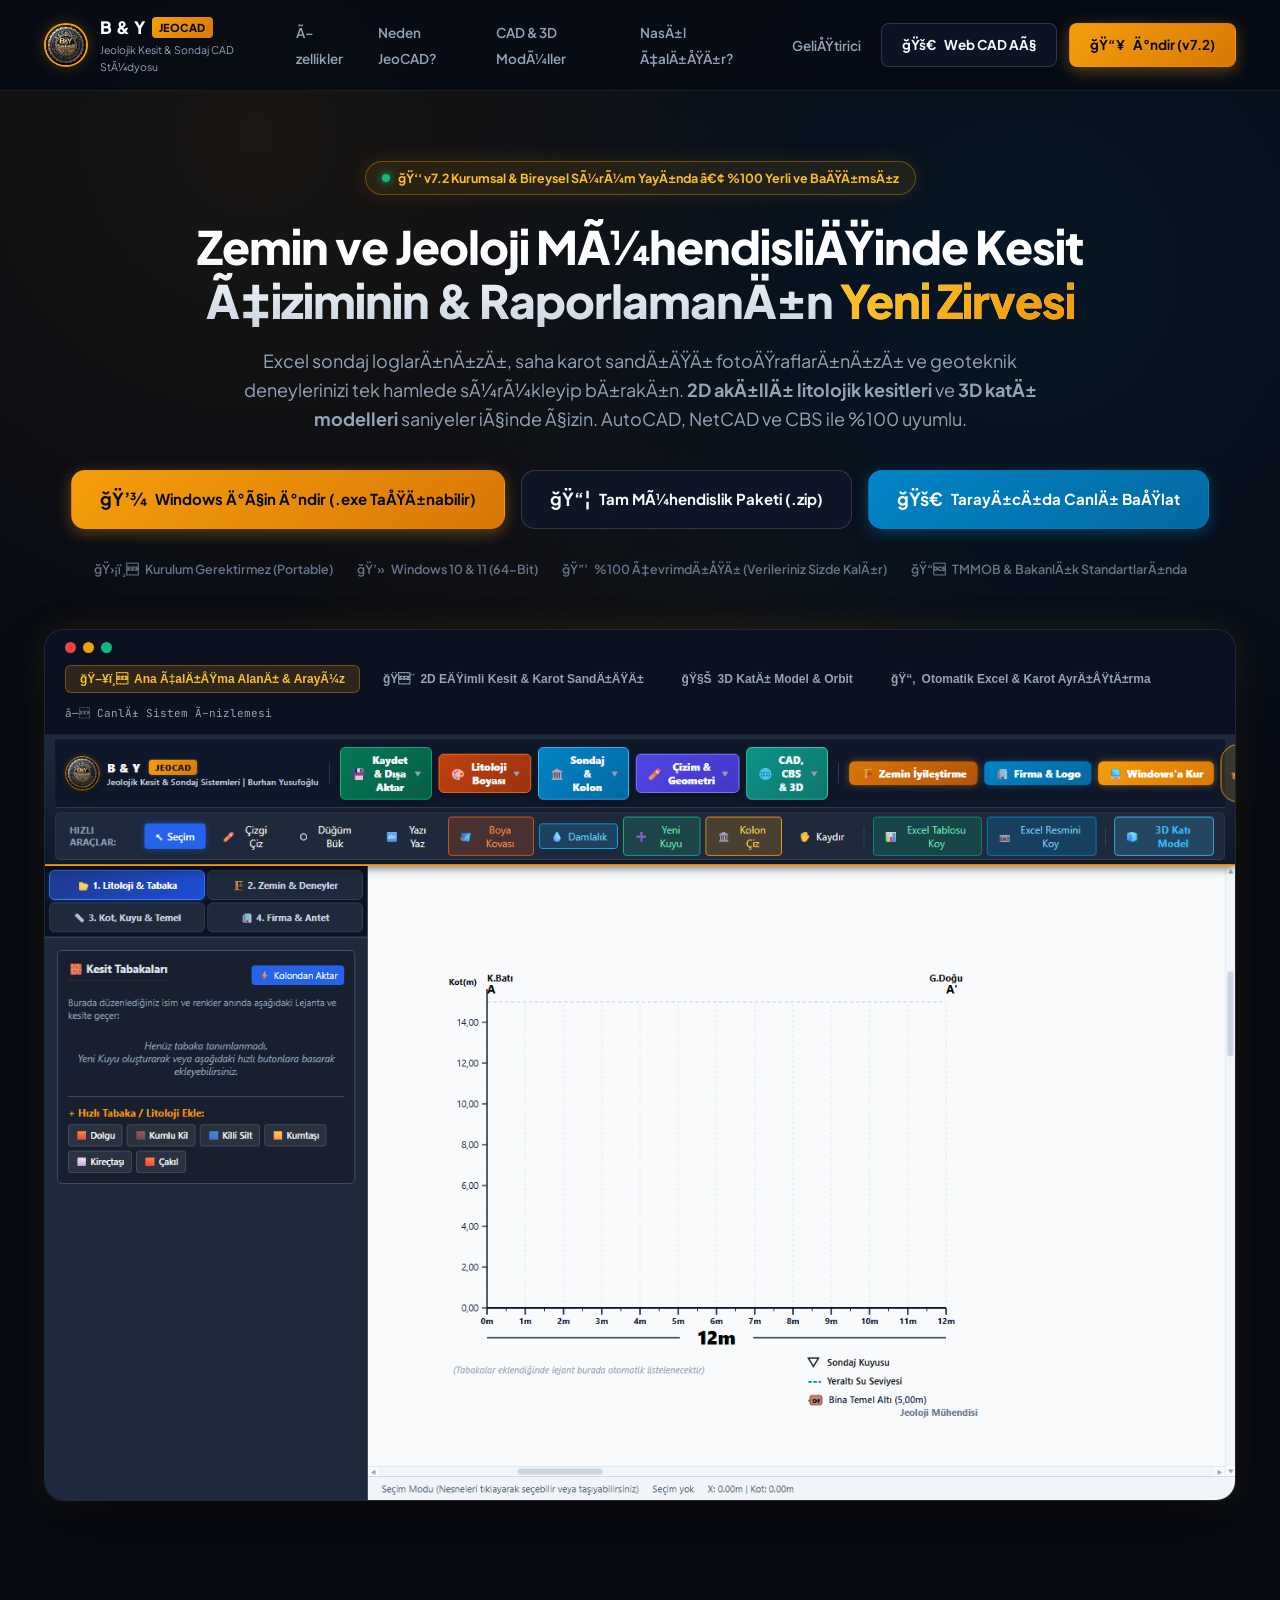
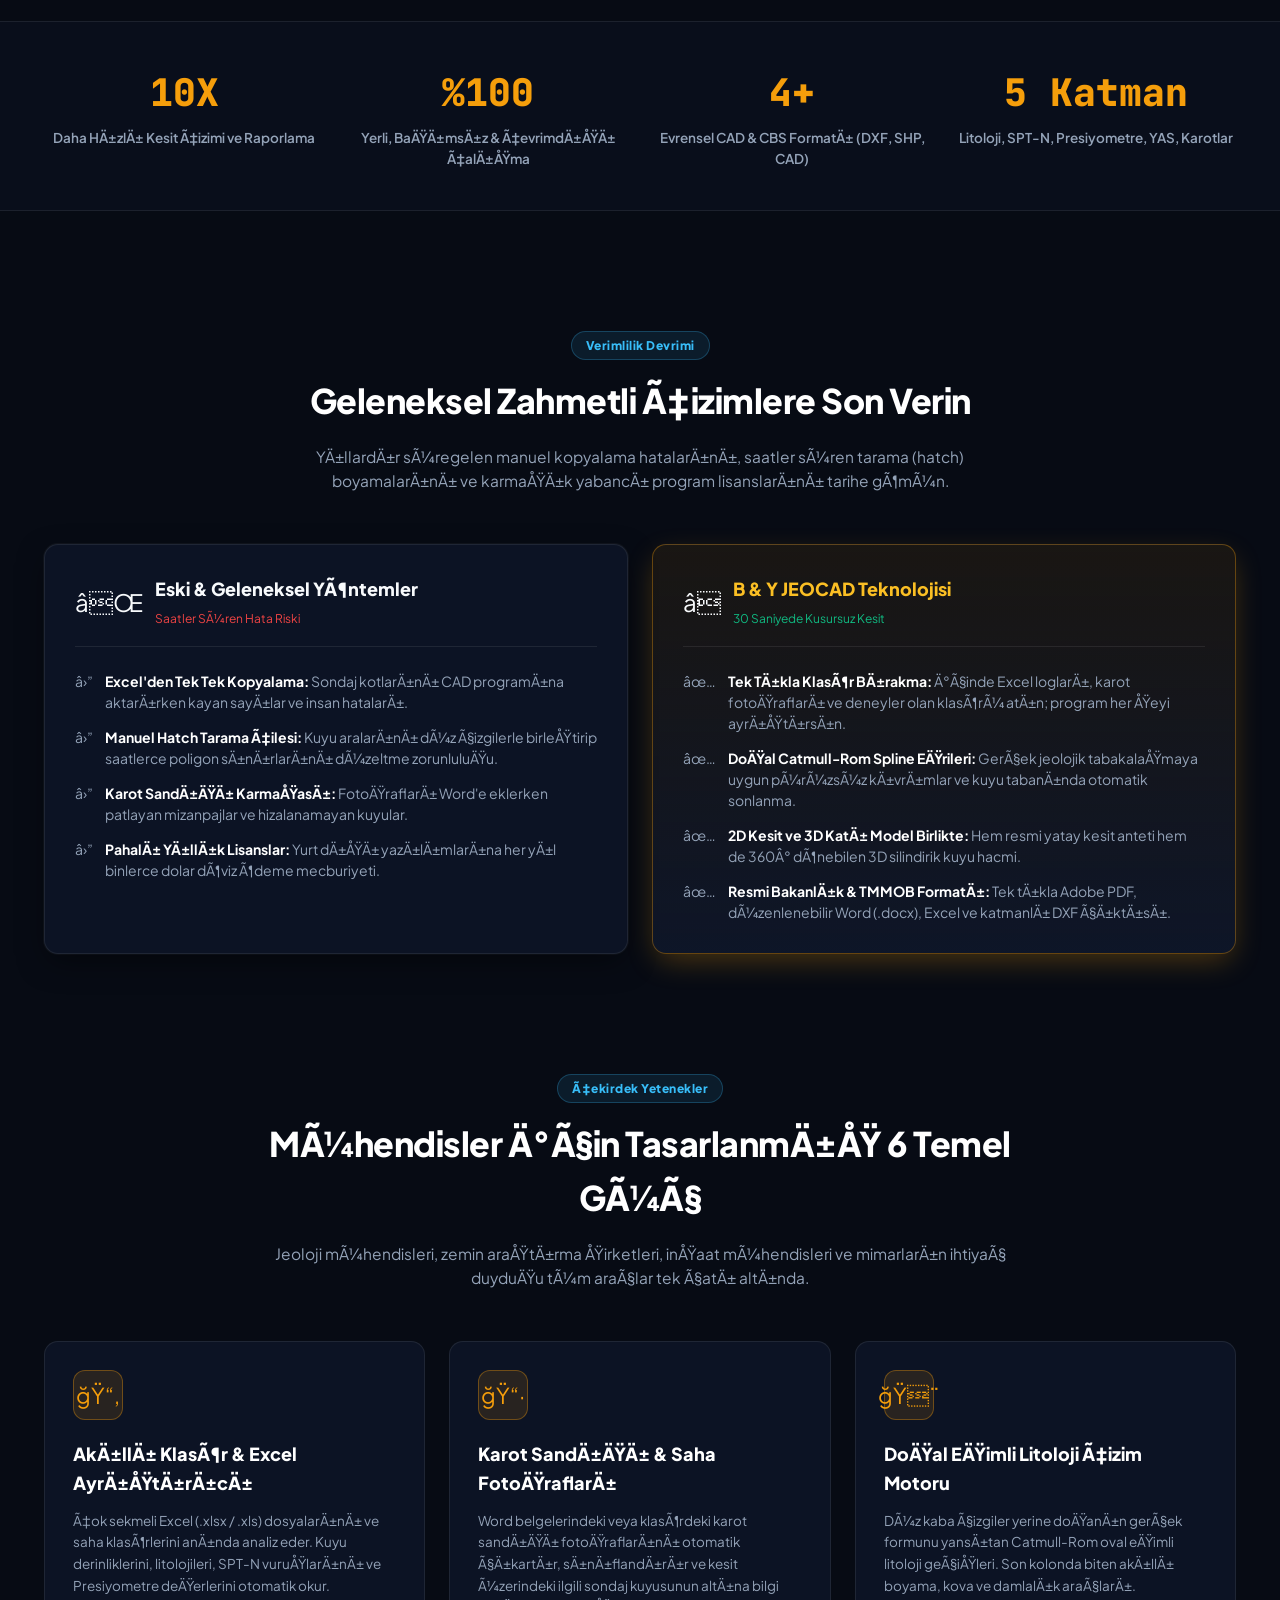
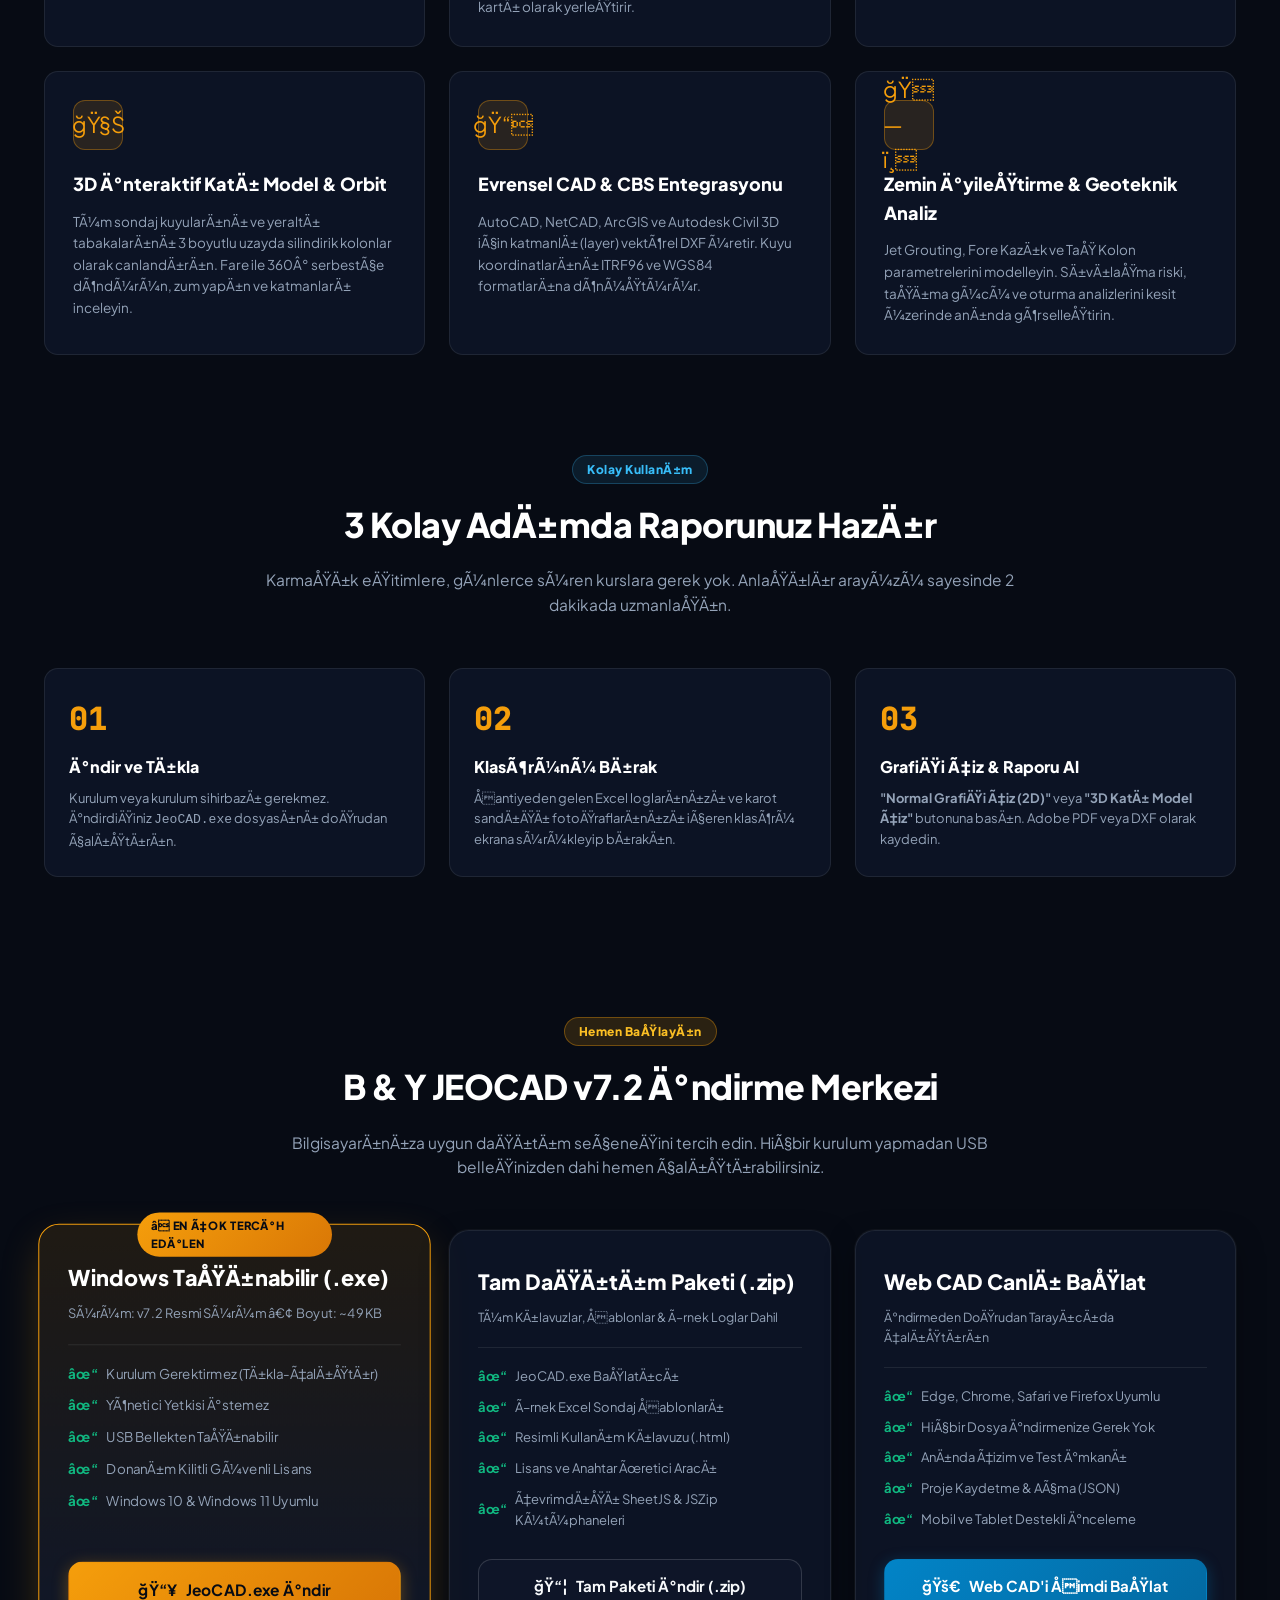
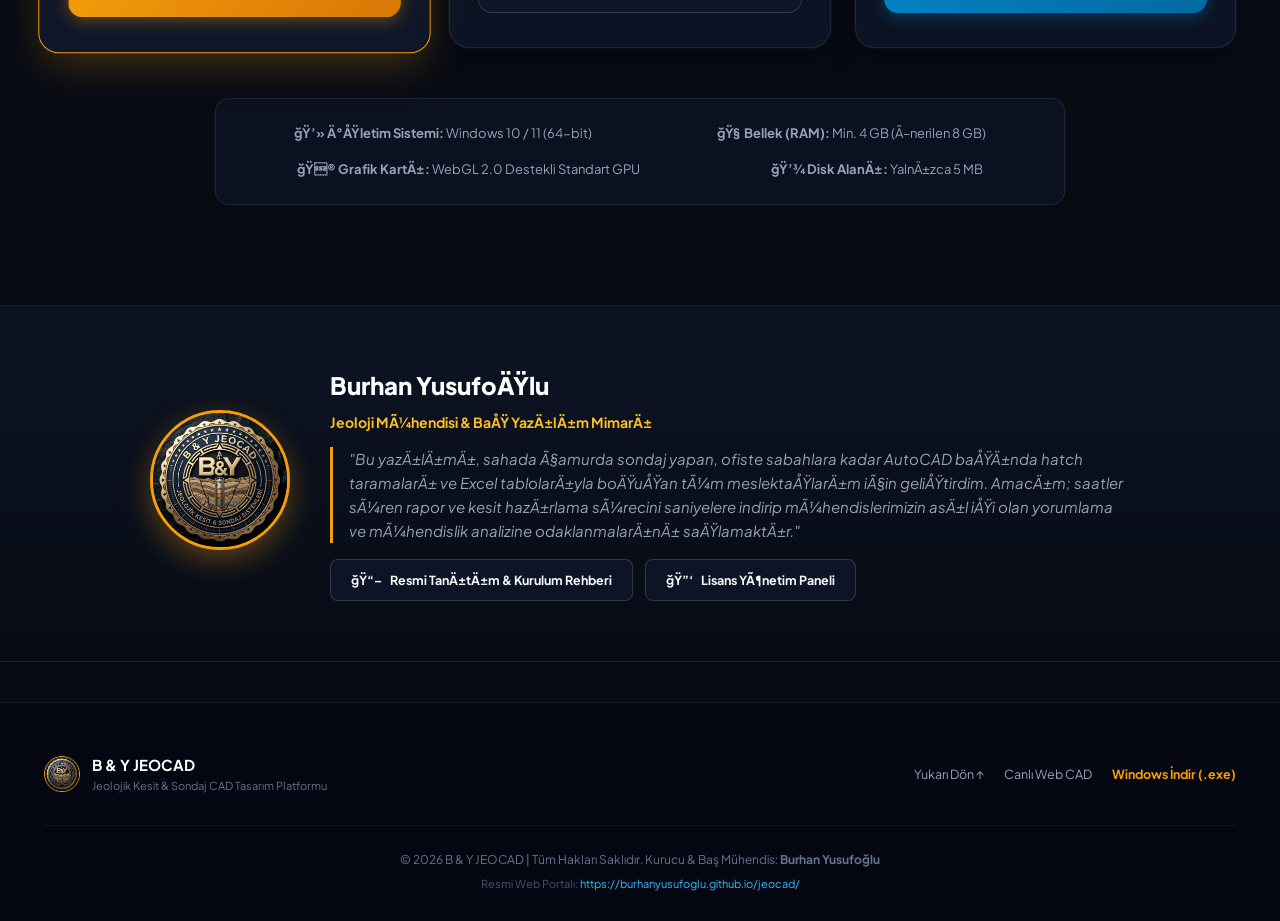
<file: GITHUB_A_YUKLENECEK_DOSYALAR/index.html>
<!DOCTYPE html>
<html lang="tr">
<head>
    <meta charset="UTF-8">
    <meta name="viewport" content="width=device-width, initial-scale=1.0">
    <title>B & Y JEOCAD | Yeni Nesil Jeolojik Kesit, Sondaj Kolon & 3D CAD Platformu</title>
    <!-- SEO, Google ve Sosyal Medya Paylaşım Kartları -->
    <link rel="canonical" href="https://burhanyusufoglu.github.io/jeocad/">
    <meta name="keywords" content="jeocad, b ve y jeocad, jeoloji mühendisliği, zemin kesiti, sondaj logu, sondaj kolonu, geoteknik cad, autocad kesit, netcad kesit, burhan yusufoğlu">
    <meta name="author" content="Burhan Yusufoğlu">
    <meta name="robots" content="index, follow">
    <meta property="og:title" content="B & Y JEOCAD | Yeni Nesil Jeolojik Kesit & Sondaj CAD Platformu">
    <meta property="og:description" content="Excel sondaj loglarınızı ve karot fotoğraflarınızı tek hamlede 2D litolojik kesitlere ve 3D katı modellere dönüştürün.">
    <meta property="og:url" content="https://burhanyusufoglu.github.io/jeocad/">
    <meta property="og:image" content="https://burhanyusufoglu.github.io/jeocad/logo.png">
    <meta property="og:type" content="website">
    <meta name="description" content="Jeoloji, Geoteknik ve İnşaat Mühendisleri için tek tıkla Excel ve karot fotoğraflarından 2D akıllı litolojik kesitler ve 3D katı modeller üreten milli CAD yazılımı. AutoCAD ve NetCAD tam uyumlu.">
    <link rel="icon" type="image/png" href="logo.png">
    
    <!-- Google Fonts -->
    <link rel="preconnect" href="https://fonts.googleapis.com">
    <link rel="preconnect" href="https://fonts.gstatic.com" crossorigin>
    <link href="https://fonts.googleapis.com/css2?family=Plus+Jakarta+Sans:wght@300;400;500;600;700;800;900&family=JetBrains+Mono:wght@400;600;700&display=swap" rel="stylesheet">

    <style>
        :root {
            --bg-primary: #070b14;
            --bg-secondary: #0f172a;
            --bg-card: rgba(15, 23, 42, 0.75);
            --bg-card-hover: rgba(30, 41, 59, 0.85);
            --gold: #f59e0b;
            --gold-light: #fbbf24;
            --gold-glow: rgba(245, 158, 11, 0.25);
            --cyan: #38bdf8;
            --blue: #0284c7;
            --text-main: #f8fafc;
            --text-muted: #94a3b8;
            --text-dim: #64748b;
            --border-subtle: rgba(255, 255, 255, 0.08);
            --border-gold: rgba(245, 158, 11, 0.35);
            --radius-sm: 8px;
            --radius-md: 14px;
            --radius-lg: 20px;
            --radius-full: 9999px;
            --shadow-card: 0 10px 30px -5px rgba(0, 0, 0, 0.5), 0 0 1px 1px rgba(255, 255, 255, 0.05);
            --shadow-gold: 0 10px 30px -5px rgba(245, 158, 11, 0.3);
            --font-main: 'Plus Jakarta Sans', -apple-system, BlinkMacSystemFont, sans-serif;
            --font-mono: 'JetBrains Mono', monospace;
        }

        * {
            margin: 0;
            padding: 0;
            box-sizing: border-box;
            scroll-behavior: smooth;
        }

        body {
            font-family: var(--font-main);
            background-color: var(--bg-primary);
            color: var(--text-main);
            line-height: 1.6;
            overflow-x: hidden;
            background-image: 
                radial-gradient(circle at 20% 15%, rgba(245, 158, 11, 0.08) 0%, transparent 45%),
                radial-gradient(circle at 80% 30%, rgba(2, 132, 199, 0.09) 0%, transparent 50%),
                radial-gradient(circle at 50% 80%, rgba(245, 158, 11, 0.05) 0%, transparent 40%);
            background-attachment: fixed;
        }

        /* Container */
        .container {
            max-width: 1240px;
            margin: 0 auto;
            padding: 0 24px;
        }

        /* Header / Sticky Navigation */
        .navbar {
            position: sticky;
            top: 0;
            z-index: 1000;
            background: rgba(7, 11, 20, 0.85);
            backdrop-filter: blur(16px);
            -webkit-backdrop-filter: blur(16px);
            border-bottom: 1px solid var(--border-subtle);
            padding: 14px 0;
            transition: all 0.3s ease;
        }

        .nav-inner {
            display: flex;
            align-items: center;
            justify-content: space-between;
            gap: 20px;
        }

        .brand-logo-group {
            display: flex;
            align-items: center;
            gap: 12px;
            text-decoration: none;
        }

        .brand-logo-img {
            width: 44px;
            height: 44px;
            border-radius: 50%;
            object-fit: cover;
            border: 2px solid var(--gold);
            box-shadow: 0 0 15px var(--gold-glow);
            transition: transform 0.3s ease;
        }

        .brand-logo-group:hover .brand-logo-img {
            transform: rotate(10deg) scale(1.05);
        }

        .brand-title-wrap h1 {
            font-size: 17px;
            font-weight: 900;
            letter-spacing: 0.5px;
            color: #fff;
            display: flex;
            align-items: center;
            gap: 6px;
        }

        .brand-badge {
            background: linear-gradient(135deg, var(--gold), #d97706);
            color: #070b14;
            font-size: 11px;
            font-weight: 800;
            padding: 2px 7px;
            border-radius: 4px;
            letter-spacing: 0.5px;
        }

        .brand-title-wrap p {
            font-size: 10.5px;
            color: var(--text-muted);
            margin-top: 1px;
        }

        .nav-links {
            display: flex;
            align-items: center;
            gap: 24px;
            list-style: none;
        }

        .nav-links a {
            color: var(--text-muted);
            text-decoration: none;
            font-size: 13.5px;
            font-weight: 600;
            transition: color 0.2s ease;
        }

        .nav-links a:hover {
            color: var(--gold);
        }

        .nav-actions {
            display: flex;
            align-items: center;
            gap: 12px;
        }

        /* Buttons */
        .btn {
            display: inline-flex;
            align-items: center;
            justify-content: center;
            gap: 8px;
            padding: 10px 20px;
            border-radius: var(--radius-sm);
            font-weight: 700;
            font-size: 13.5px;
            text-decoration: none;
            cursor: pointer;
            transition: all 0.25s cubic-bezier(0.16, 1, 0.3, 1);
            border: 1px solid transparent;
            white-space: nowrap;
        }

        .btn-gold {
            background: linear-gradient(135deg, #f59e0b, #d97706);
            color: #070b14;
            box-shadow: 0 4px 15px rgba(245, 158, 11, 0.35);
        }

        .btn-gold:hover {
            background: linear-gradient(135deg, #fbbf24, #f59e0b);
            box-shadow: 0 8px 25px rgba(245, 158, 11, 0.5);
            transform: translateY(-2px);
        }

        .btn-outline {
            background: rgba(15, 23, 42, 0.8);
            border-color: rgba(255, 255, 255, 0.15);
            color: var(--text-main);
        }

        .btn-outline:hover {
            border-color: var(--gold);
            color: var(--gold);
            background: rgba(30, 41, 59, 0.8);
            transform: translateY(-2px);
        }

        .btn-blue {
            background: linear-gradient(135deg, #0284c7, #0369a1);
            color: #fff;
            box-shadow: 0 4px 15px rgba(2, 132, 199, 0.35);
        }

        .btn-blue:hover {
            background: linear-gradient(135deg, #38bdf8, #0284c7);
            box-shadow: 0 8px 25px rgba(2, 132, 199, 0.5);
            transform: translateY(-2px);
        }

        .btn-lg {
            padding: 14px 28px;
            font-size: 15px;
            border-radius: var(--radius-md);
        }

        /* Hero Section */
        .hero {
            padding: 70px 0 60px;
            text-align: center;
            position: relative;
        }

        .hero-badge-pill {
            display: inline-flex;
            align-items: center;
            gap: 8px;
            background: rgba(245, 158, 11, 0.1);
            border: 1px solid var(--border-gold);
            padding: 6px 16px;
            border-radius: var(--radius-full);
            font-size: 12.5px;
            font-weight: 700;
            color: var(--gold-light);
            margin-bottom: 24px;
            box-shadow: 0 0 20px rgba(245, 158, 11, 0.12);
        }

        .hero-badge-dot {
            width: 8px;
            height: 8px;
            border-radius: 50%;
            background: #10b981;
            box-shadow: 0 0 8px #10b981;
            animation: pulse-dot 2s infinite;
        }

        @keyframes pulse-dot {
            0%, 100% { opacity: 1; transform: scale(1); }
            50% { opacity: 0.5; transform: scale(1.3); }
        }

        .hero-title {
            font-size: 46px;
            font-weight: 900;
            letter-spacing: -1px;
            line-height: 1.18;
            max-width: 950px;
            margin: 0 auto 20px;
            background: linear-gradient(180deg, #ffffff 30%, #cbd5e1 100%);
            -webkit-background-clip: text;
            -webkit-text-fill-color: transparent;
        }

        .hero-title .highlight-gold {
            background: linear-gradient(135deg, #fbbf24 20%, #f59e0b 80%);
            -webkit-background-clip: text;
            -webkit-text-fill-color: transparent;
        }

        .hero-subtitle {
            font-size: 18px;
            color: var(--text-muted);
            max-width: 820px;
            margin: 0 auto 36px;
            line-height: 1.6;
        }

        .hero-cta-group {
            display: flex;
            align-items: center;
            justify-content: center;
            gap: 16px;
            flex-wrap: wrap;
            margin-bottom: 30px;
        }

        .hero-trust-bar {
            display: flex;
            align-items: center;
            justify-content: center;
            gap: 24px;
            flex-wrap: wrap;
            font-size: 12.5px;
            color: var(--text-dim);
            font-weight: 600;
        }

        .hero-trust-item {
            display: flex;
            align-items: center;
            gap: 6px;
        }

        /* Showcase Preview Container */
        .showcase-wrapper {
            margin: 50px auto 0;
            background: rgba(15, 23, 42, 0.8);
            border: 1px solid var(--border-subtle);
            border-radius: var(--radius-lg);
            overflow: hidden;
            box-shadow: 0 25px 60px -15px rgba(0, 0, 0, 0.8), 0 0 35px rgba(245, 158, 11, 0.12);
        }

        .showcase-bar {
            background: #0b1120;
            padding: 12px 20px;
            display: flex;
            align-items: center;
            justify-content: space-between;
            border-bottom: 1px solid var(--border-subtle);
            flex-wrap: wrap;
            gap: 12px;
        }

        .mac-dots {
            display: flex;
            align-items: center;
            gap: 7px;
        }

        .mac-dot {
            width: 11px;
            height: 11px;
            border-radius: 50%;
        }

        .dot-red { background: #ef4444; }
        .dot-yellow { background: #f59e0b; }
        .dot-green { background: #10b981; }

        .showcase-tabs {
            display: flex;
            gap: 8px;
        }

        .showcase-tab {
            background: transparent;
            border: 1px solid transparent;
            color: var(--text-muted);
            padding: 6px 14px;
            border-radius: 6px;
            font-size: 12px;
            font-weight: 700;
            cursor: pointer;
            transition: all 0.2s ease;
            display: flex;
            align-items: center;
            gap: 6px;
        }

        .showcase-tab.active {
            background: rgba(245, 158, 11, 0.15);
            border-color: var(--border-gold);
            color: var(--gold-light);
        }

        .showcase-tab:hover:not(.active) {
            background: rgba(255, 255, 255, 0.05);
            color: #fff;
        }

        .showcase-content {
            position: relative;
            background: #020617;
            min-height: 480px;
            display: flex;
            align-items: center;
            justify-content: center;
        }

        .showcase-img {
            width: 100%;
            height: auto;
            display: block;
            object-fit: cover;
            transition: opacity 0.3s ease;
        }

        /* Metrics Strip */
        .metrics-strip {
            padding: 40px 0;
            border-top: 1px solid var(--border-subtle);
            border-bottom: 1px solid var(--border-subtle);
            background: rgba(11, 17, 32, 0.6);
            margin: 60px 0;
        }

        .metrics-grid {
            display: grid;
            grid-template-columns: repeat(4, 1fr);
            gap: 24px;
            text-align: center;
        }

        .metric-card h3 {
            font-size: 38px;
            font-weight: 900;
            font-family: var(--font-mono);
            color: var(--gold);
            margin-bottom: 4px;
        }

        .metric-card p {
            font-size: 13.5px;
            color: var(--text-muted);
            font-weight: 600;
        }

        /* Comparison Section */
        .comparison-sec {
            padding: 60px 0;
        }

        .sec-header {
            text-align: center;
            max-width: 760px;
            margin: 0 auto 50px;
        }

        .sec-pill {
            display: inline-block;
            background: rgba(56, 189, 248, 0.1);
            color: var(--cyan);
            border: 1px solid rgba(56, 189, 248, 0.25);
            font-size: 12px;
            font-weight: 800;
            padding: 4px 14px;
            border-radius: var(--radius-full);
            margin-bottom: 14px;
            letter-spacing: 0.5px;
        }

        .sec-title {
            font-size: 34px;
            font-weight: 900;
            letter-spacing: -0.5px;
            margin-bottom: 16px;
            color: #fff;
        }

        .sec-desc {
            font-size: 15.5px;
            color: var(--text-muted);
        }

        .comp-grid {
            display: grid;
            grid-template-columns: 1fr 1fr;
            gap: 24px;
        }

        .comp-card {
            background: var(--bg-card);
            border: 1px solid var(--border-subtle);
            border-radius: var(--radius-md);
            padding: 30px;
            box-shadow: var(--shadow-card);
        }

        .comp-card.highlight {
            border-color: var(--border-gold);
            background: linear-gradient(180deg, rgba(245, 158, 11, 0.08) 0%, rgba(15, 23, 42, 0.9) 100%);
            box-shadow: var(--shadow-gold);
        }

        .comp-card-header {
            display: flex;
            align-items: center;
            gap: 12px;
            margin-bottom: 24px;
            padding-bottom: 16px;
            border-bottom: 1px solid var(--border-subtle);
        }

        .comp-card-header h4 {
            font-size: 18px;
            font-weight: 800;
        }

        .comp-list {
            list-style: none;
            display: flex;
            flex-direction: column;
            gap: 14px;
        }

        .comp-list li {
            display: flex;
            align-items: flex-start;
            gap: 12px;
            font-size: 14px;
            color: var(--text-muted);
            line-height: 1.5;
        }

        .comp-list li strong {
            color: #fff;
        }

        /* Features Section */
        .features-sec {
            padding: 60px 0;
        }

        .features-grid {
            display: grid;
            grid-template-columns: repeat(3, 1fr);
            gap: 24px;
        }

        .feature-card {
            background: var(--bg-card);
            border: 1px solid var(--border-subtle);
            border-radius: var(--radius-md);
            padding: 28px;
            transition: all 0.3s cubic-bezier(0.16, 1, 0.3, 1);
            position: relative;
            overflow: hidden;
        }

        .feature-card::before {
            content: '';
            position: absolute;
            top: 0;
            left: 0;
            right: 0;
            height: 3px;
            background: linear-gradient(90deg, transparent, var(--gold), transparent);
            opacity: 0;
            transition: opacity 0.3s ease;
        }

        .feature-card:hover {
            transform: translateY(-5px);
            border-color: var(--border-gold);
            background: var(--bg-card-hover);
            box-shadow: var(--shadow-gold);
        }

        .feature-card:hover::before {
            opacity: 1;
        }

        .feature-icon-box {
            width: 50px;
            height: 50px;
            border-radius: 12px;
            background: rgba(245, 158, 11, 0.12);
            border: 1px solid var(--border-gold);
            display: flex;
            align-items: center;
            justify-content: center;
            font-size: 22px;
            margin-bottom: 20px;
            color: var(--gold);
        }

        .feature-card h3 {
            font-size: 18px;
            font-weight: 800;
            margin-bottom: 12px;
            color: #fff;
        }

        .feature-card p {
            font-size: 13.5px;
            color: var(--text-muted);
            line-height: 1.6;
        }

        /* Download Section */
        .download-sec {
            padding: 80px 0 60px;
            position: relative;
        }

        .download-cards-grid {
            display: grid;
            grid-template-columns: repeat(3, 1fr);
            gap: 24px;
            margin-bottom: 50px;
        }

        .dl-card {
            background: var(--bg-card);
            border: 1px solid var(--border-subtle);
            border-radius: var(--radius-lg);
            padding: 34px 28px;
            display: flex;
            flex-direction: column;
            justify-content: space-between;
            position: relative;
            box-shadow: var(--shadow-card);
            transition: all 0.3s ease;
        }

        .dl-card.popular {
            border-color: var(--gold);
            background: linear-gradient(180deg, rgba(245, 158, 11, 0.1) 0%, rgba(15, 23, 42, 0.95) 100%);
            box-shadow: 0 15px 40px -5px rgba(245, 158, 11, 0.25);
            transform: scale(1.03);
        }

        .popular-badge {
            position: absolute;
            top: -12px;
            left: 50%;
            transform: translateX(-50%);
            background: linear-gradient(135deg, var(--gold), #d97706);
            color: #070b14;
            font-size: 11px;
            font-weight: 900;
            padding: 4px 14px;
            border-radius: var(--radius-full);
            letter-spacing: 0.5px;
        }

        .dl-card-top h3 {
            font-size: 21px;
            font-weight: 900;
            margin-bottom: 8px;
            color: #fff;
        }

        .dl-card-top .dl-meta {
            font-size: 12.5px;
            color: var(--text-muted);
            margin-bottom: 20px;
        }

        .dl-features {
            list-style: none;
            display: flex;
            flex-direction: column;
            gap: 10px;
            margin-bottom: 28px;
            border-top: 1px solid var(--border-subtle);
            padding-top: 18px;
        }

        .dl-features li {
            font-size: 13px;
            color: var(--text-muted);
            display: flex;
            align-items: center;
            gap: 8px;
        }

        .dl-features li span {
            color: #10b981;
            font-weight: bold;
        }

        /* Steps Guide */
        .steps-sec {
            padding: 40px 0 60px;
        }

        .steps-grid {
            display: grid;
            grid-template-columns: repeat(3, 1fr);
            gap: 24px;
        }

        .step-item {
            background: var(--bg-card);
            border: 1px solid var(--border-subtle);
            border-radius: var(--radius-md);
            padding: 24px;
            position: relative;
        }

        .step-number {
            font-family: var(--font-mono);
            font-size: 32px;
            font-weight: 900;
            color: var(--gold);
            margin-bottom: 10px;
        }

        .step-item h4 {
            font-size: 16px;
            font-weight: 800;
            margin-bottom: 8px;
            color: #fff;
        }

        .step-item p {
            font-size: 13px;
            color: var(--text-muted);
        }

        /* Author / Visionary Section */
        .author-sec {
            padding: 60px 0;
            margin: 40px 0;
            background: linear-gradient(180deg, rgba(15, 23, 42, 0.7) 0%, rgba(7, 11, 20, 0.9) 100%);
            border-top: 1px solid var(--border-subtle);
            border-bottom: 1px solid var(--border-subtle);
        }

        .author-box {
            display: flex;
            align-items: center;
            gap: 40px;
            max-width: 980px;
            margin: 0 auto;
        }

        .author-avatar-wrap {
            flex-shrink: 0;
            position: relative;
        }

        .author-avatar {
            width: 140px;
            height: 140px;
            border-radius: 50%;
            object-fit: cover;
            border: 3px solid var(--gold);
            box-shadow: 0 10px 30px rgba(245, 158, 11, 0.35);
        }

        .author-content h3 {
            font-size: 24px;
            font-weight: 900;
            margin-bottom: 4px;
            color: #fff;
        }

        .author-role {
            font-size: 14px;
            color: var(--gold-light);
            font-weight: 700;
            margin-bottom: 14px;
            display: inline-block;
        }

        .author-quote {
            font-size: 15px;
            color: var(--text-muted);
            line-height: 1.6;
            font-style: italic;
            border-left: 3px solid var(--gold);
            padding-left: 16px;
            margin-bottom: 16px;
        }

        /* Footer */
        footer {
            background: #040711;
            padding: 50px 0 30px;
            border-top: 1px solid var(--border-subtle);
            font-size: 13px;
            color: var(--text-dim);
        }

        .footer-inner {
            display: flex;
            justify-content: space-between;
            align-items: center;
            flex-wrap: wrap;
            gap: 20px;
            padding-bottom: 30px;
            border-bottom: 1px solid rgba(255, 255, 255, 0.05);
            margin-bottom: 24px;
        }

        .footer-copy {
            text-align: center;
            font-size: 12px;
        }

        /* Responsive */
        @media (max-width: 1024px) {
            .features-grid, .download-cards-grid, .steps-grid {
                grid-template-columns: repeat(2, 1fr);
            }
            .dl-card.popular {
                transform: none;
            }
            .metrics-grid {
                grid-template-columns: repeat(2, 1fr);
            }
        }

        @media (max-width: 768px) {
            .hero-title {
                font-size: 32px;
            }
            .hero-subtitle {
                font-size: 15px;
            }
            .nav-links {
                display: none;
            }
            .comp-grid, .features-grid, .download-cards-grid, .steps-grid, .metrics-grid {
                grid-template-columns: 1fr;
            }
            .author-box {
                flex-direction: column;
                text-align: center;
            }
            .author-quote {
                border-left: none;
                padding-left: 0;
            }
        }
    </style>
</head>
<body>

    <!-- Ãœst Gezinme Ã‡ubuÄŸu (Sticky Header) -->
    <header class="navbar">
        <div class="container nav-inner">
            <a href="#top" class="brand-logo-group">
                <img src="logo.png" alt="B & Y JEOCAD Logo" class="brand-logo-img">
                <div class="brand-title-wrap">
                    <h1>B &amp; Y <span class="brand-badge">JEOCAD</span></h1>
                    <p>Jeolojik Kesit &amp; Sondaj CAD StÃ¼dyosu</p>
                </div>
            </a>

            <ul class="nav-links">
                <li><a href="#ozellikler">Ã–zellikler</a></li>
                <li><a href="#karsilastirma">Neden JeoCAD?</a></li>
                <li><a href="#moduller">CAD &amp; 3D ModÃ¼ller</a></li>
                <li><a href="#nasil-calisir">NasÄ±l Ã‡alÄ±ÅŸÄ±r?</a></li>
                <li><a href="#gelistirici">GeliÅŸtirici</a></li>
            </ul>

            <div class="nav-actions">
                <a href="app.html" target="_blank" class="btn btn-outline" title="TarayÄ±cÄ±da CanlÄ± Deneyin">
                    <span>ğŸš€</span> Web CAD AÃ§
                </a>
                <a href="#indir" class="btn btn-gold">
                    <span>ğŸ“¥</span> Ä°ndir (v7.2)
                </a>
            </div>
        </div>
    </header>

    <!-- Hero KarÅŸÄ±lama BÃ¶lÃ¼mÃ¼ -->
    <section class="hero" id="top">
        <div class="container">
            <div class="hero-badge-pill">
                <span class="hero-badge-dot"></span>
                <span>ğŸ‘‘ v7.2 Kurumsal &amp; Bireysel SÃ¼rÃ¼m YayÄ±nda â€¢ %100 Yerli ve BaÄŸÄ±msÄ±z</span>
            </div>

            <h2 class="hero-title">
                Zemin ve Jeoloji MÃ¼hendisliÄŸinde Kesit Ã‡iziminin &amp; RaporlamanÄ±n <span class="highlight-gold">Yeni Zirvesi</span>
            </h2>

            <p class="hero-subtitle">
                Excel sondaj loglarÄ±nÄ±zÄ±, saha karot sandÄ±ÄŸÄ± fotoÄŸraflarÄ±nÄ±zÄ± ve geoteknik deneylerinizi tek hamlede sÃ¼rÃ¼kleyip bÄ±rakÄ±n. <strong>2D akÄ±llÄ± litolojik kesitleri</strong> ve <strong>3D katÄ± modelleri</strong> saniyeler iÃ§inde Ã§izin. AutoCAD, NetCAD ve CBS ile %100 uyumlu.
            </p>

            <div class="hero-cta-group">
                <a href="JeoCAD.exe" download="JeoCAD.exe" class="btn btn-gold btn-lg" id="btnHeroExe">
                    <span style="font-size:18px;">ğŸ’¾</span> 
                    <span>Windows Ä°Ã§in Ä°ndir <strong>(.exe TaÅŸÄ±nabilir)</strong></span>
                </a>
                <a href="BY_JEOCAD_v7.2_Masaustu_Paketi.zip" download="BY_JEOCAD_v7.2_Masaustu_Paketi.zip" class="btn btn-outline btn-lg" id="btnHeroZip">
                    <span style="font-size:18px;">ğŸ“¦</span> 
                    <span>Tam MÃ¼hendislik Paketi (.zip)</span>
                </a>
                <a href="app.html" target="_blank" class="btn btn-blue btn-lg">
                    <span style="font-size:18px;">ğŸš€</span> 
                    <span>TarayÄ±cÄ±da CanlÄ± BaÅŸlat</span>
                </a>
            </div>

            <div class="hero-trust-bar">
                <div class="hero-trust-item"><span>ğŸ›¡ï¸</span> Kurulum Gerektirmez (Portable)</div>
                <div class="hero-trust-item"><span>ğŸ’»</span> Windows 10 &amp; 11 (64-Bit)</div>
                <div class="hero-trust-item"><span>ğŸ”’</span> %100 Ã‡evrimdÄ±ÅŸÄ± (Verileriniz Sizde KalÄ±r)</div>
                <div class="hero-trust-item"><span>ğŸ“</span> TMMOB &amp; BakanlÄ±k StandartlarÄ±nda</div>
            </div>

            <!-- Ä°nteraktif Ekran GÃ¶rÃ¼ntÃ¼sÃ¼ Vitrini -->
            <div class="showcase-wrapper">
                <div class="showcase-bar">
                    <div class="mac-dots">
                        <span class="mac-dot dot-red"></span>
                        <span class="mac-dot dot-yellow"></span>
                        <span class="mac-dot dot-green"></span>
                    </div>

                    <div class="showcase-tabs">
                        <button type="button" class="showcase-tab active" onclick="switchPreview('assets/preview_main_ui.png', this)">
                            <span>ğŸ–¥ï¸</span> Ana Ã‡alÄ±ÅŸma AlanÄ± &amp; ArayÃ¼z
                        </button>
                        <button type="button" class="showcase-tab" onclick="switchPreview('assets/preview_2d_section.png', this)">
                            <span>ğŸ¨</span> 2D EÄŸimli Kesit &amp; Karot SandÄ±ÄŸÄ±
                        </button>
                        <button type="button" class="showcase-tab" onclick="switchPreview('assets/preview_3d_model.png', this)">
                            <span>ğŸ§Š</span> 3D KatÄ± Model &amp; Orbit
                        </button>
                        <button type="button" class="showcase-tab" onclick="switchPreview('assets/preview_batch_modal.png', this)">
                            <span>ğŸ“‚</span> Otomatik Excel &amp; Karot AyrÄ±ÅŸtÄ±rma
                        </button>
                    </div>

                    <div style="font-size:11px;color:#94a3b8;font-family:var(--font-mono);">
                        â— CanlÄ± Sistem Ã–nizlemesi
                    </div>
                </div>

                <div class="showcase-content">
                    <img id="showcaseDisplayImg" src="assets/preview_main_ui.png" alt="B & Y JEOCAD ArayÃ¼zÃ¼" class="showcase-img">
                </div>
            </div>
        </div>
    </section>

    <!-- Metrik SayacÄ± -->
    <section class="metrics-strip">
        <div class="container">
            <div class="metrics-grid">
                <div class="metric-card">
                    <h3>10X</h3>
                    <p>Daha HÄ±zlÄ± Kesit Ã‡izimi ve Raporlama</p>
                </div>
                <div class="metric-card">
                    <h3>%100</h3>
                    <p>Yerli, BaÄŸÄ±msÄ±z &amp; Ã‡evrimdÄ±ÅŸÄ± Ã‡alÄ±ÅŸma</p>
                </div>
                <div class="metric-card">
                    <h3>4+</h3>
                    <p>Evrensel CAD &amp; CBS FormatÄ± (DXF, SHP, CAD)</p>
                </div>
                <div class="metric-card">
                    <h3>5 Katman</h3>
                    <p>Litoloji, SPT-N, Presiyometre, YAS, Karotlar</p>
                </div>
            </div>
        </div>
    </section>

    <!-- Neden B & Y JEOCAD? KarÅŸÄ±laÅŸtÄ±rma -->
    <section class="comparison-sec" id="karsilastirma">
        <div class="container">
            <div class="sec-header">
                <span class="sec-pill">Verimlilik Devrimi</span>
                <h3 class="sec-title">Geleneksel Zahmetli Ã‡izimlere Son Verin</h3>
                <p class="sec-desc">
                    YÄ±llardÄ±r sÃ¼regelen manuel kopyalama hatalarÄ±nÄ±, saatler sÃ¼ren tarama (hatch) boyamalarÄ±nÄ± ve karmaÅŸÄ±k yabancÄ± program lisanslarÄ±nÄ± tarihe gÃ¶mÃ¼n.
                </p>
            </div>

            <div class="comp-grid">
                <!-- Eski YÃ¶ntemler -->
                <div class="comp-card">
                    <div class="comp-card-header">
                        <span style="font-size:24px;">âŒ</span>
                        <div>
                            <h4>Eski &amp; Geleneksel YÃ¶ntemler</h4>
                            <span style="font-size:12px;color:#ef4444;">Saatler SÃ¼ren Hata Riski</span>
                        </div>
                    </div>
                    <ul class="comp-list">
                        <li>
                            <span>â›”</span>
                            <div><strong>Excel'den Tek Tek Kopyalama:</strong> Sondaj kotlarÄ±nÄ± CAD programÄ±na aktarÄ±rken kayan sayÄ±lar ve insan hatalarÄ±.</div>
                        </li>
                        <li>
                            <span>â›”</span>
                            <div><strong>Manuel Hatch Tarama Ã‡ilesi:</strong> Kuyu aralarÄ±nÄ± dÃ¼z Ã§izgilerle birleÅŸtirip saatlerce poligon sÄ±nÄ±rlarÄ±nÄ± dÃ¼zeltme zorunluluÄŸu.</div>
                        </li>
                        <li>
                            <span>â›”</span>
                            <div><strong>Karot SandÄ±ÄŸÄ± KarmaÅŸasÄ±:</strong> FotoÄŸraflarÄ± Word'e eklerken patlayan mizanpajlar ve hizalanamayan kuyular.</div>
                        </li>
                        <li>
                            <span>â›”</span>
                            <div><strong>PahalÄ± YÄ±llÄ±k Lisanslar:</strong> Yurt dÄ±ÅŸÄ± yazÄ±lÄ±mlarÄ±na her yÄ±l binlerce dolar dÃ¶viz Ã¶deme mecburiyeti.</div>
                        </li>
                    </ul>
                </div>

                <!-- B & Y JEOCAD FarkÄ± -->
                <div class="comp-card highlight">
                    <div class="comp-card-header">
                        <span style="font-size:24px;">â­</span>
                        <div>
                            <h4 style="color:var(--gold-light);">B &amp; Y JEOCAD Teknolojisi</h4>
                            <span style="font-size:12px;color:#10b981;">30 Saniyede Kusursuz Kesit</span>
                        </div>
                    </div>
                    <ul class="comp-list">
                        <li>
                            <span>âœ…</span>
                            <div><strong>Tek TÄ±kla KlasÃ¶r BÄ±rakma:</strong> Ä°Ã§inde Excel loglarÄ±, karot fotoÄŸraflarÄ± ve deneyler olan klasÃ¶rÃ¼ atÄ±n; program her ÅŸeyi ayrÄ±ÅŸtÄ±rsÄ±n.</div>
                        </li>
                        <li>
                            <span>âœ…</span>
                            <div><strong>DoÄŸal Catmull-Rom Spline EÄŸrileri:</strong> GerÃ§ek jeolojik tabakalaÅŸmaya uygun pÃ¼rÃ¼zsÃ¼z kÄ±vrÄ±mlar ve kuyu tabanÄ±nda otomatik sonlanma.</div>
                        </li>
                        <li>
                            <span>âœ…</span>
                            <div><strong>2D Kesit ve 3D KatÄ± Model Birlikte:</strong> Hem resmi yatay kesit anteti hem de 360Â° dÃ¶nebilen 3D silindirik kuyu hacmi.</div>
                        </li>
                        <li>
                            <span>âœ…</span>
                            <div><strong>Resmi BakanlÄ±k &amp; TMMOB FormatÄ±:</strong> Tek tÄ±kla Adobe PDF, dÃ¼zenlenebilir Word (.docx), Excel ve katmanlÄ± DXF Ã§Ä±ktÄ±sÄ±.</div>
                        </li>
                    </ul>
                </div>
            </div>
        </div>
    </section>

    <!-- 6 Temel GÃ¼Ã§ ModÃ¼lÃ¼ -->
    <section class="features-sec" id="ozellikler">
        <div class="container">
            <div class="sec-header">
                <span class="sec-pill">Ã‡ekirdek Yetenekler</span>
                <h3 class="sec-title">MÃ¼hendisler Ä°Ã§in TasarlanmÄ±ÅŸ 6 Temel GÃ¼Ã§</h3>
                <p class="sec-desc">
                    Jeoloji mÃ¼hendisleri, zemin araÅŸtÄ±rma ÅŸirketleri, inÅŸaat mÃ¼hendisleri ve mimarlarÄ±n ihtiyaÃ§ duyduÄŸu tÃ¼m araÃ§lar tek Ã§atÄ± altÄ±nda.
                </p>
            </div>

            <div class="features-grid" id="moduller">
                <!-- ModÃ¼l 1 -->
                <div class="feature-card">
                    <div class="feature-icon-box">ğŸ“‚</div>
                    <h3>AkÄ±llÄ± KlasÃ¶r &amp; Excel AyrÄ±ÅŸtÄ±rÄ±cÄ±</h3>
                    <p>Ã‡ok sekmeli Excel (.xlsx / .xls) dosyalarÄ±nÄ± ve saha klasÃ¶rlerini anÄ±nda analiz eder. Kuyu derinliklerini, litolojileri, SPT-N vuruÅŸlarÄ±nÄ± ve Presiyometre deÄŸerlerini otomatik okur.</p>
                </div>

                <!-- ModÃ¼l 2 -->
                <div class="feature-card">
                    <div class="feature-icon-box">ğŸ“·</div>
                    <h3>Karot SandÄ±ÄŸÄ± &amp; Saha FotoÄŸraflarÄ±</h3>
                    <p>Word belgelerindeki veya klasÃ¶rdeki karot sandÄ±ÄŸÄ± fotoÄŸraflarÄ±nÄ± otomatik Ã§Ä±kartÄ±r, sÄ±nÄ±flandÄ±rÄ±r ve kesit Ã¼zerindeki ilgili sondaj kuyusunun altÄ±na bilgi kartÄ± olarak yerleÅŸtirir.</p>
                </div>

                <!-- ModÃ¼l 3 -->
                <div class="feature-card">
                    <div class="feature-icon-box">ğŸ¨</div>
                    <h3>DoÄŸal EÄŸimli Litoloji Ã‡izim Motoru</h3>
                    <p>DÃ¼z kaba Ã§izgiler yerine doÄŸanÄ±n gerÃ§ek formunu yansÄ±tan Catmull-Rom oval eÄŸimli litoloji geÃ§iÅŸleri. Son kolonda biten akÄ±llÄ± boyama, kova ve damlalÄ±k araÃ§larÄ±.</p>
                </div>

                <!-- ModÃ¼l 4 -->
                <div class="feature-card">
                    <div class="feature-icon-box">ğŸ§Š</div>
                    <h3>3D Ä°nteraktif KatÄ± Model &amp; Orbit</h3>
                    <p>TÃ¼m sondaj kuyularÄ±nÄ± ve yeraltÄ± tabakalarÄ±nÄ± 3 boyutlu uzayda silindirik kolonlar olarak canlandÄ±rÄ±n. Fare ile 360Â° serbestÃ§e dÃ¶ndÃ¼rÃ¼n, zum yapÄ±n ve katmanlarÄ± inceleyin.</p>
                </div>

                <!-- ModÃ¼l 5 -->
                <div class="feature-card">
                    <div class="feature-icon-box">ğŸ“</div>
                    <h3>Evrensel CAD &amp; CBS Entegrasyonu</h3>
                    <p>AutoCAD, NetCAD, ArcGIS ve Autodesk Civil 3D iÃ§in katmanlÄ± (layer) vektÃ¶rel DXF Ã¼retir. Kuyu koordinatlarÄ±nÄ± ITRF96 ve WGS84 formatlarÄ±na dÃ¶nÃ¼ÅŸtÃ¼rÃ¼r.</p>
                </div>

                <!-- ModÃ¼l 6 -->
                <div class="feature-card">
                    <div class="feature-icon-box">ğŸ—ï¸</div>
                    <h3>Zemin Ä°yileÅŸtirme &amp; Geoteknik Analiz</h3>
                    <p>Jet Grouting, Fore KazÄ±k ve TaÅŸ Kolon parametrelerini modelleyin. SÄ±vÄ±laÅŸma riski, taÅŸÄ±ma gÃ¼cÃ¼ ve oturma analizlerini kesit Ã¼zerinde anÄ±nda gÃ¶rselleÅŸtirin.</p>
                </div>
            </div>
        </div>
    </section>

    <!-- 3 AdÄ±mda BaÅŸlangÄ±Ã§ Rehberi -->
    <section class="steps-sec" id="nasil-calisir">
        <div class="container">
            <div class="sec-header">
                <span class="sec-pill">Kolay KullanÄ±m</span>
                <h3 class="sec-title">3 Kolay AdÄ±mda Raporunuz HazÄ±r</h3>
                <p class="sec-desc">KarmaÅŸÄ±k eÄŸitimlere, gÃ¼nlerce sÃ¼ren kurslara gerek yok. AnlaÅŸÄ±lÄ±r arayÃ¼zÃ¼ sayesinde 2 dakikada uzmanlaÅŸÄ±n.</p>
            </div>

            <div class="steps-grid">
                <div class="step-item">
                    <div class="step-number">01</div>
                    <h4>Ä°ndir ve TÄ±kla</h4>
                    <p>Kurulum veya kurulum sihirbazÄ± gerekmez. Ä°ndirdiÄŸiniz <code>JeoCAD.exe</code> dosyasÄ±nÄ± doÄŸrudan Ã§alÄ±ÅŸtÄ±rÄ±n.</p>
                </div>

                <div class="step-item">
                    <div class="step-number">02</div>
                    <h4>KlasÃ¶rÃ¼nÃ¼ BÄ±rak</h4>
                    <p>Åantiyeden gelen Excel loglarÄ±nÄ±zÄ± ve karot sandÄ±ÄŸÄ± fotoÄŸraflarÄ±nÄ±zÄ± iÃ§eren klasÃ¶rÃ¼ ekrana sÃ¼rÃ¼kleyip bÄ±rakÄ±n.</p>
                </div>

                <div class="step-item">
                    <div class="step-number">03</div>
                    <h4>GrafiÄŸi Ã‡iz &amp; Raporu Al</h4>
                    <p><strong>"Normal GrafiÄŸi Ã‡iz (2D)"</strong> veya <strong>"3D KatÄ± Model Ã‡iz"</strong> butonuna basÄ±n. Adobe PDF veya DXF olarak kaydedin.</p>
                </div>
            </div>
        </div>
    </section>

    <!-- Ä°ndirme Merkezi (Download Hub) -->
    <section class="download-sec" id="indir">
        <div class="container">
            <div class="sec-header">
                <span class="sec-pill" style="background:rgba(245,158,11,0.15);color:var(--gold-light);border-color:var(--border-gold);">Hemen BaÅŸlayÄ±n</span>
                <h3 class="sec-title">B &amp; Y JEOCAD v7.2 Ä°ndirme Merkezi</h3>
                <p class="sec-desc">
                    BilgisayarÄ±nÄ±za uygun daÄŸÄ±tÄ±m seÃ§eneÄŸini tercih edin. HiÃ§bir kurulum yapmadan USB belleÄŸinizden dahi hemen Ã§alÄ±ÅŸtÄ±rabilirsiniz.
                </p>
            </div>

            <div class="download-cards-grid">
                <!-- SeÃ§enek 1: Portable EXE -->
                <div class="dl-card popular">
                    <span class="popular-badge">â­ EN Ã‡OK TERCÄ°H EDÄ°LEN</span>
                    <div class="dl-card-top">
                        <h3>Windows TaÅŸÄ±nabilir (.exe)</h3>
                        <div class="dl-meta">SÃ¼rÃ¼m: v7.2 Resmi SÃ¼rÃ¼m â€¢ Boyut: ~49 KB</div>
                        <ul class="dl-features">
                            <li><span>âœ“</span> Kurulum Gerektirmez (TÄ±kla-Ã‡alÄ±ÅŸtÄ±r)</li>
                            <li><span>âœ“</span> YÃ¶netici Yetkisi Ä°stemez</li>
                            <li><span>âœ“</span> USB Bellekten TaÅŸÄ±nabilir</li>
                            <li><span>âœ“</span> DonanÄ±m Kilitli GÃ¼venli Lisans</li>
                            <li><span>âœ“</span> Windows 10 &amp; Windows 11 Uyumlu</li>
                        </ul>
                    </div>
                    <a href="JeoCAD.exe" download="JeoCAD.exe" class="btn btn-gold btn-lg" style="width:100%;">
                        <span>ğŸ“¥</span> JeoCAD.exe Ä°ndir
                    </a>
                </div>

                <!-- SeÃ§enek 2: Tam Paket ZIP -->
                <div class="dl-card">
                    <div class="dl-card-top">
                        <h3>Tam DaÄŸÄ±tÄ±m Paketi (.zip)</h3>
                        <div class="dl-meta">TÃ¼m KÄ±lavuzlar, Åablonlar &amp; Ã–rnek Loglar Dahil</div>
                        <ul class="dl-features">
                            <li><span>âœ“</span> JeoCAD.exe BaÅŸlatÄ±cÄ±</li>
                            <li><span>âœ“</span> Ã–rnek Excel Sondaj ÅablonlarÄ±</li>
                            <li><span>âœ“</span> Resimli KullanÄ±m KÄ±lavuzu (.html)</li>
                            <li><span>âœ“</span> Lisans ve Anahtar Ãœretici AracÄ±</li>
                            <li><span>âœ“</span> Ã‡evrimdÄ±ÅŸÄ± SheetJS &amp; JSZip KÃ¼tÃ¼phaneleri</li>
                        </ul>
                    </div>
                    <a href="BY_JEOCAD_v7.2_Masaustu_Paketi.zip" download="BY_JEOCAD_v7.2_Masaustu_Paketi.zip" class="btn btn-outline btn-lg" style="width:100%;">
                        <span>ğŸ“¦</span> Tam Paketi Ä°ndir (.zip)
                    </a>
                </div>

                <!-- SeÃ§enek 3: Web CAD CanlÄ± -->
                <div class="dl-card">
                    <div class="dl-card-top">
                        <h3>Web CAD CanlÄ± BaÅŸlat</h3>
                        <div class="dl-meta">Ä°ndirmeden DoÄŸrudan TarayÄ±cÄ±da Ã‡alÄ±ÅŸtÄ±rÄ±n</div>
                        <ul class="dl-features">
                            <li><span>âœ“</span> Edge, Chrome, Safari ve Firefox Uyumlu</li>
                            <li><span>âœ“</span> HiÃ§bir Dosya Ä°ndirmenize Gerek Yok</li>
                            <li><span>âœ“</span> AnÄ±nda Ã‡izim ve Test Ä°mkanÄ±</li>
                            <li><span>âœ“</span> Proje Kaydetme &amp; AÃ§ma (JSON)</li>
                            <li><span>âœ“</span> Mobil ve Tablet Destekli Ä°nceleme</li>
                        </ul>
                    </div>
                    <a href="app.html" target="_blank" class="btn btn-blue btn-lg" style="width:100%;">
                        <span>ğŸš€</span> Web CAD'i Åimdi BaÅŸlat
                    </a>
                </div>
            </div>

            <!-- Sistem Gereksinimleri -->
            <div style="max-width:850px;margin:0 auto;background:rgba(15,23,42,0.6);border:1px solid var(--border-subtle);border-radius:var(--radius-md);padding:24px;display:flex;justify-content:space-around;flex-wrap:wrap;gap:16px;font-size:13px;color:var(--text-muted);">
                <div><strong>ğŸ’» Ä°ÅŸletim Sistemi:</strong> Windows 10 / 11 (64-bit)</div>
                <div><strong>ğŸ§  Bellek (RAM):</strong> Min. 4 GB (Ã–nerilen 8 GB)</div>
                <div><strong>ğŸ® Grafik KartÄ±:</strong> WebGL 2.0 Destekli Standart GPU</div>
                <div><strong>ğŸ’¾ Disk AlanÄ±:</strong> YalnÄ±zca 5 MB</div>
            </div>
        </div>
    </section>

    <!-- GeliÅŸtirici & BaÅŸ MÃ¼hendis BÃ¶lÃ¼mÃ¼ -->
    <section class="author-sec" id="gelistirici">
        <div class="container">
            <div class="author-box">
                <div class="author-avatar-wrap">
                    <img src="logo.png" alt="Burhan YusufoÄŸlu - B & Y JEOCAD" class="author-avatar">
                </div>
                <div class="author-content">
                    <h3>Burhan YusufoÄŸlu</h3>
                    <span class="author-role">Jeoloji MÃ¼hendisi &amp; BaÅŸ YazÄ±lÄ±m MimarÄ±</span>
                    <p class="author-quote">
                        "Bu yazÄ±lÄ±mÄ±, sahada Ã§amurda sondaj yapan, ofiste sabahlara kadar AutoCAD baÅŸÄ±nda hatch taramalarÄ± ve Excel tablolarÄ±yla boÄŸuÅŸan tÃ¼m meslektaÅŸlarÄ±m iÃ§in geliÅŸtirdim. AmacÄ±m; saatler sÃ¼ren rapor ve kesit hazÄ±rlama sÃ¼recini saniyelere indirip mÃ¼hendislerimizin asÄ±l iÅŸi olan yorumlama ve mÃ¼hendislik analizine odaklanmalarÄ±nÄ± saÄŸlamaktÄ±r."
                    </p>
                    <div style="display:flex;gap:12px;flex-wrap:wrap;">
                        <a href="JEOCAD_Urun_Tanitim_ve_Kurulum_Rehberi.html" target="_blank" class="btn btn-outline" style="font-size:12.5px;">
                            <span>ğŸ“–</span> Resmi TanÄ±tÄ±m &amp; Kurulum Rehberi
                        </a>
                        <a href="JeoCAD_Lisans_Ureteci.html" target="_blank" class="btn btn-outline" style="font-size:12.5px;">
                            <span>ğŸ”‘</span> Lisans YÃ¶netim Paneli
                        </a>
                    </div>
                </div>
            </div>
        </div>
    </section>

    <!-- Footer -->
    <footer>
        <div class="container">
            <div class="footer-inner">
                <div class="brand-logo-group">
                    <img src="logo.png" alt="B & Y JEOCAD" style="width:36px;height:36px;border-radius:50%;border:1.5px solid var(--gold);">
                    <div class="brand-title-wrap">
                        <h2 style="font-size:15px;color:#fff;margin:0;">B &amp; Y JEOCAD</h2>
                        <p style="font-size:11px;color:#64748b;margin:0;">Jeolojik Kesit &amp; Sondaj CAD Tasarım Platformu</p>
                    </div>
                </div>

                <div style="display:flex;gap:20px;font-size:12.5px;">
                    <a href="#top" style="color:#94a3b8;text-decoration:none;">Yukarı Dön ↑</a>
                    <a href="app.html" target="_blank" style="color:#94a3b8;text-decoration:none;">Canlı Web CAD</a>
                    <a href="JeoCAD.exe" download="JeoCAD.exe" style="color:#f59e0b;text-decoration:none;font-weight:bold;">Windows İndir (.exe)</a>
                </div>
            </div>

            <div class="footer-copy">
                © 2026 B &amp; Y JEOCAD | Tüm Hakları Saklıdır. Kurucu &amp; Baş Mühendis: <strong>Burhan Yusufoğlu</strong>
                <div style="margin-top:6px;color:#475569;font-size:11px;">
                    Resmi Web Portalı: <a href="https://burhanyusufoglu.github.io/jeocad/" style="color:#38bdf8;text-decoration:none;">https://burhanyusufoglu.github.io/jeocad/</a>
                </div>
            </div>
        </div>
    </footer>

    <!-- Ä°nteraktif Vitrin DeÄŸiÅŸtirici JavaScript -->
    <script>
        function switchPreview(imgSrc, btnElement) {
            var img = document.getElementById('showcaseDisplayImg');
            if (img) {
                img.style.opacity = '0.3';
                setTimeout(function() {
                    img.src = imgSrc;
                    img.style.opacity = '1';
                }, 150);
            }
            var tabs = document.querySelectorAll('.showcase-tab');
            tabs.forEach(function(t) { t.classList.remove('active'); });
            if (btnElement) {
                btnElement.classList.add('active');
            }
        }
    </script>
</body>
</html>
</file>
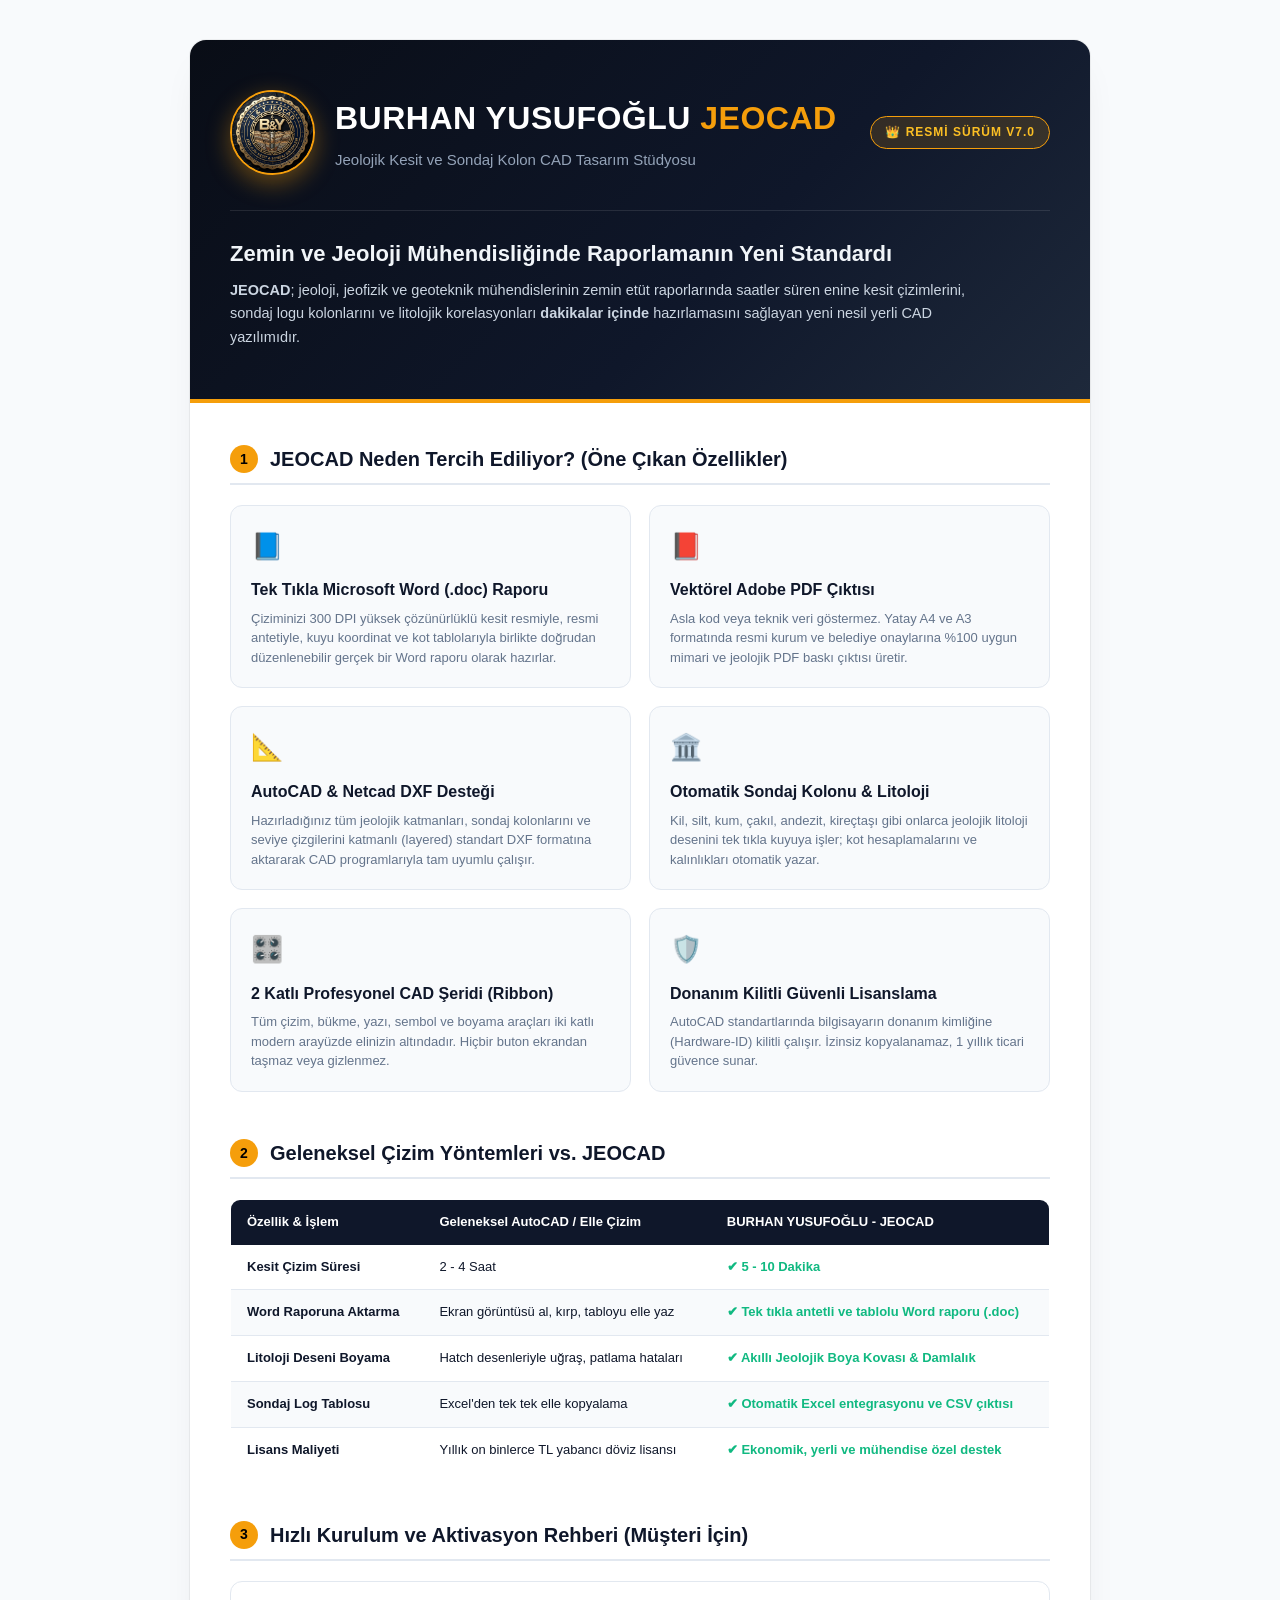
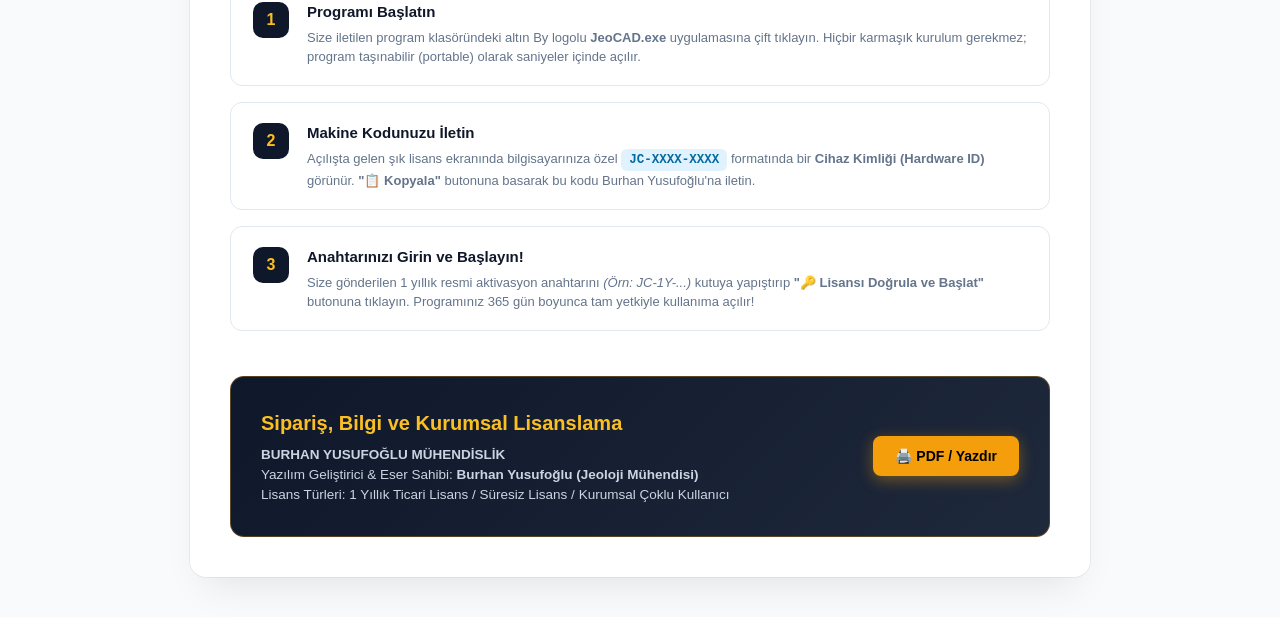
<file: GITHUB_A_YUKLENECEK_DOSYALAR/JEOCAD_Urun_Tanitim_ve_Kurulum_Rehberi.html>
<!DOCTYPE html>
<html lang="tr">
<head>
    <meta charset="UTF-8">
    <meta name="viewport" content="width=device-width, initial-scale=1.0">
    <title>BURHAN YUSUFOĞLU - JEOCAD | Ürün Tanıtım Kataloğu ve Kurulum Rehberi</title>
    <link rel="icon" type="image/x-icon" href="app_icon.ico">
    <style>
        :root {
            --primary: #0f172a;
            --primary-light: #1e293b;
            --gold: #f59e0b;
            --gold-dark: #d97706;
            --gold-light: #fbbf24;
            --text-main: #0f172a;
            --text-muted: #64748b;
            --bg-page: #f8fafc;
            --card-bg: #ffffff;
            --border: #e2e8f0;
            --accent-blue: #0284c7;
            --accent-green: #10b981;
        }

        * {
            box-sizing: border-box;
            margin: 0;
            padding: 0;
            font-family: 'Segoe UI', -apple-system, BlinkMacSystemFont, Roboto, Helvetica, Arial, sans-serif;
        }

        body {
            background-color: var(--bg-page);
            color: var(--text-main);
            line-height: 1.6;
            padding: 40px 20px;
        }

        .document-wrapper {
            max-width: 900px;
            margin: 0 auto;
            background: var(--card-bg);
            border-radius: 16px;
            box-shadow: 0 20px 40px -15px rgba(0, 0, 0, 0.1), 0 0 0 1px rgba(0,0,0,0.05);
            overflow: hidden;
        }

        /* KAPAK / HEADER */
        .header-cover {
            background: linear-gradient(135deg, #090d16 0%, #0f172a 60%, #1e293b 100%);
            color: #ffffff;
            padding: 50px 40px;
            position: relative;
            border-bottom: 4px solid var(--gold);
        }

        .header-top {
            display: flex;
            align-items: center;
            justify-content: space-between;
            gap: 20px;
            flex-wrap: wrap;
        }

        .brand-block {
            display: flex;
            align-items: center;
            gap: 20px;
        }

        .brand-logo {
            width: 85px;
            height: 85px;
            border-radius: 50%;
            object-fit: cover;
            border: 2.5px solid var(--gold);
            box-shadow: 0 8px 25px rgba(245, 158, 11, 0.4);
            background: #000;
        }

        .brand-titles h1 {
            font-size: 32px;
            font-weight: 900;
            letter-spacing: 0.5px;
            color: #ffffff;
        }

        .brand-titles h1 span {
            color: var(--gold);
        }

        .brand-titles .tagline {
            color: #94a3b8;
            font-size: 15px;
            margin-top: 4px;
            font-weight: 500;
        }

        .badge-edition {
            background: rgba(245, 158, 11, 0.15);
            border: 1px solid var(--gold);
            color: var(--gold-light);
            font-size: 12px;
            font-weight: 700;
            padding: 6px 14px;
            border-radius: 30px;
            text-transform: uppercase;
            letter-spacing: 1px;
        }

        .cover-hero-text {
            margin-top: 35px;
            padding-top: 25px;
            border-top: 1px solid rgba(255, 255, 255, 0.1);
        }

        .cover-hero-text h2 {
            font-size: 22px;
            font-weight: 700;
            color: #f1f5f9;
            margin-bottom: 8px;
        }

        .cover-hero-text p {
            color: #cbd5e1;
            font-size: 14.5px;
            max-width: 760px;
            line-height: 1.6;
        }

        /* İÇERİK BÖLÜMLERİ */
        .content-body {
            padding: 40px;
        }

        .section-block {
            margin-bottom: 45px;
        }

        .section-title {
            font-size: 20px;
            font-weight: 800;
            color: var(--primary);
            display: flex;
            align-items: center;
            gap: 12px;
            margin-bottom: 20px;
            padding-bottom: 8px;
            border-bottom: 2px solid #e2e8f0;
        }

        .section-title .badge-num {
            background: var(--gold);
            color: #000;
            width: 28px;
            height: 28px;
            border-radius: 50%;
            display: flex;
            align-items: center;
            justify-content: center;
            font-size: 14px;
            font-weight: 800;
        }

        /* 6 DEV ÖZELLİK KARTLARI */
        .features-grid {
            display: grid;
            grid-template-columns: repeat(2, 1fr);
            gap: 18px;
        }

        .feature-card {
            background: #f8fafc;
            border: 1px solid var(--border);
            border-radius: 12px;
            padding: 20px;
            transition: transform 0.2s, box-shadow 0.2s;
        }

        .feature-card:hover {
            transform: translateY(-2px);
            box-shadow: 0 10px 20px -5px rgba(0,0,0,0.05);
            border-color: #cbd5e1;
        }

        .feature-card .icon {
            font-size: 26px;
            margin-bottom: 10px;
            display: inline-block;
        }

        .feature-card h3 {
            font-size: 16px;
            font-weight: 700;
            color: var(--primary);
            margin-bottom: 6px;
        }

        .feature-card p {
            font-size: 13px;
            color: var(--text-muted);
            line-height: 1.5;
        }

        /* KURULUM ADIMLARI */
        .steps-container {
            display: flex;
            flex-direction: column;
            gap: 16px;
        }

        .step-item {
            display: flex;
            gap: 18px;
            background: #ffffff;
            border: 1px solid var(--border);
            border-radius: 12px;
            padding: 18px 22px;
            align-items: flex-start;
        }

        .step-number {
            background: var(--primary);
            color: var(--gold-light);
            font-size: 16px;
            font-weight: 800;
            width: 36px;
            height: 36px;
            border-radius: 10px;
            display: flex;
            align-items: center;
            justify-content: center;
            flex-shrink: 0;
            margin-top: 2px;
        }

        .step-content h4 {
            font-size: 15px;
            font-weight: 700;
            color: var(--primary);
            margin-bottom: 4px;
        }

        .step-content p {
            font-size: 13px;
            color: var(--text-muted);
            line-height: 1.5;
        }

        .step-highlight {
            display: inline-block;
            background: #e0f2fe;
            color: #0369a1;
            padding: 2px 8px;
            border-radius: 6px;
            font-family: monospace;
            font-weight: 700;
            font-size: 12.5px;
        }

        /* KARŞILAŞTIRMA TABLOSU */
        .comparison-table {
            width: 100%;
            border-collapse: collapse;
            margin-top: 10px;
            border-radius: 10px;
            overflow: hidden;
            border: 1px solid var(--border);
        }

        .comparison-table th {
            background: var(--primary);
            color: #ffffff;
            font-size: 13px;
            font-weight: 700;
            padding: 12px 16px;
            text-align: left;
        }

        .comparison-table td {
            padding: 12px 16px;
            font-size: 13px;
            border-bottom: 1px solid var(--border);
        }

        .comparison-table tr:nth-child(even) {
            background: #f8fafc;
        }

        .check-yes {
            color: #10b981;
            font-weight: 800;
        }

        .check-no {
            color: #ef4444;
            font-weight: 800;
        }

        /* İLETİŞİM & SİPARİŞ KUTUSU */
        .contact-box {
            background: linear-gradient(135deg, #0f172a 0%, #1e293b 100%);
            color: #ffffff;
            border-radius: 14px;
            padding: 30px;
            margin-top: 30px;
            display: flex;
            justify-content: space-between;
            align-items: center;
            gap: 20px;
            flex-wrap: wrap;
            border: 1px solid rgba(245, 158, 11, 0.3);
        }

        .contact-info h3 {
            font-size: 20px;
            font-weight: 800;
            color: var(--gold-light);
            margin-bottom: 6px;
        }

        .contact-info p {
            color: #cbd5e1;
            font-size: 13.5px;
            line-height: 1.5;
        }

        .contact-buttons {
            display: flex;
            gap: 12px;
        }

        .btn-print {
            background: var(--gold);
            color: #000000;
            border: none;
            padding: 12px 22px;
            border-radius: 8px;
            font-weight: 800;
            font-size: 14px;
            cursor: pointer;
            display: flex;
            align-items: center;
            gap: 8px;
            box-shadow: 0 4px 15px rgba(245, 158, 11, 0.4);
            transition: all 0.2s;
        }

        .btn-print:hover {
            background: var(--gold-light);
            transform: translateY(-1px);
        }

        /* YAZDIRMA (PRINT / PDF) AYARLARI */
        @media print {
            body {
                background: #ffffff !important;
                padding: 0 !important;
            }
            .document-wrapper {
                box-shadow: none !important;
                border-radius: 0 !important;
            }
            .btn-print {
                display: none !important;
            }
            .header-cover {
                padding: 30px 20px !important;
            }
            .content-body {
                padding: 20px !important;
            }
            .features-grid {
                grid-template-columns: repeat(2, 1fr) !important;
            }
        }
    </style>
</head>
<body>

<div class="document-wrapper">
    <!-- BAŞLIK / KAPAK -->
    <header class="header-cover">
        <div class="header-top">
            <div class="brand-block">
                <img src="logo.png" alt="Burhan Yusufoğlu By Logo" class="brand-logo">
                <div class="brand-titles">
                    <h1>BURHAN YUSUFOĞLU <span>JEOCAD</span></h1>
                    <div class="tagline">Jeolojik Kesit ve Sondaj Kolon CAD Tasarım Stüdyosu</div>
                </div>
            </div>
            <div class="badge-edition">👑 Resmi Sürüm v7.0</div>
        </div>

        <div class="cover-hero-text">
            <h2>Zemin ve Jeoloji Mühendisliğinde Raporlamanın Yeni Standardı</h2>
            <p>
                <b>JEOCAD</b>; jeoloji, jeofizik ve geoteknik mühendislerinin zemin etüt raporlarında saatler süren enine kesit çizimlerini, sondaj logu kolonlarını ve litolojik korelasyonları <b>dakikalar içinde</b> hazırlamasını sağlayan yeni nesil yerli CAD yazılımıdır.
            </p>
        </div>
    </header>

    <div class="content-body">
        <!-- BÖLÜM 1: 6 DEV ÖZELLİK -->
        <section class="section-block">
            <h2 class="section-title">
                <span class="badge-num">1</span> JEOCAD Neden Tercih Ediliyor? (Öne Çıkan Özellikler)
            </h2>

            <div class="features-grid">
                <div class="feature-card">
                    <span class="icon">📘</span>
                    <h3>Tek Tıkla Microsoft Word (.doc) Raporu</h3>
                    <p>Çiziminizi 300 DPI yüksek çözünürlüklü kesit resmiyle, resmi antetiyle, kuyu koordinat ve kot tablolarıyla birlikte doğrudan düzenlenebilir gerçek bir Word raporu olarak hazırlar.</p>
                </div>

                <div class="feature-card">
                    <span class="icon">📕</span>
                    <h3>Vektörel Adobe PDF Çıktısı</h3>
                    <p>Asla kod veya teknik veri göstermez. Yatay A4 ve A3 formatında resmi kurum ve belediye onaylarına %100 uygun mimari ve jeolojik PDF baskı çıktısı üretir.</p>
                </div>

                <div class="feature-card">
                    <span class="icon">📐</span>
                    <h3>AutoCAD & Netcad DXF Desteği</h3>
                    <p>Hazırladığınız tüm jeolojik katmanları, sondaj kolonlarını ve seviye çizgilerini katmanlı (layered) standart DXF formatına aktararak CAD programlarıyla tam uyumlu çalışır.</p>
                </div>

                <div class="feature-card">
                    <span class="icon">🏛️</span>
                    <h3>Otomatik Sondaj Kolonu & Litoloji</h3>
                    <p>Kil, silt, kum, çakıl, andezit, kireçtaşı gibi onlarca jeolojik litoloji desenini tek tıkla kuyuya işler; kot hesaplamalarını ve kalınlıkları otomatik yazar.</p>
                </div>

                <div class="feature-card">
                    <span class="icon">🎛️</span>
                    <h3>2 Katlı Profesyonel CAD Şeridi (Ribbon)</h3>
                    <p>Tüm çizim, bükme, yazı, sembol ve boyama araçları iki katlı modern arayüzde elinizin altındadır. Hiçbir buton ekrandan taşmaz veya gizlenmez.</p>
                </div>

                <div class="feature-card">
                    <span class="icon">🛡️</span>
                    <h3>Donanım Kilitli Güvenli Lisanslama</h3>
                    <p>AutoCAD standartlarında bilgisayarın donanım kimliğine (Hardware-ID) kilitli çalışır. İzinsiz kopyalanamaz, 1 yıllık ticari güvence sunar.</p>
                </div>
            </div>
        </section>

        <!-- BÖLÜM 2: JEOCAD VS GELENEKSEL CAD -->
        <section class="section-block">
            <h2 class="section-title">
                <span class="badge-num">2</span> Geleneksel Çizim Yöntemleri vs. JEOCAD
            </h2>

            <table class="comparison-table">
                <thead>
                    <tr>
                        <th>Özellik & İşlem</th>
                        <th>Geleneksel AutoCAD / Elle Çizim</th>
                        <th>BURHAN YUSUFOĞLU - JEOCAD</th>
                    </tr>
                </thead>
                <tbody>
                    <tr>
                        <td><b>Kesit Çizim Süresi</b></td>
                        <td>2 - 4 Saat</td>
                        <td><span class="check-yes">✔ 5 - 10 Dakika</span></td>
                    </tr>
                    <tr>
                        <td><b>Word Raporuna Aktarma</b></td>
                        <td>Ekran görüntüsü al, kırp, tabloyu elle yaz</td>
                        <td><span class="check-yes">✔ Tek tıkla antetli ve tablolu Word raporu (.doc)</span></td>
                    </tr>
                    <tr>
                        <td><b>Litoloji Deseni Boyama</b></td>
                        <td>Hatch desenleriyle uğraş, patlama hataları</td>
                        <td><span class="check-yes">✔ Akıllı Jeolojik Boya Kovası & Damlalık</span></td>
                    </tr>
                    <tr>
                        <td><b>Sondaj Log Tablosu</b></td>
                        <td>Excel'den tek tek elle kopyalama</td>
                        <td><span class="check-yes">✔ Otomatik Excel entegrasyonu ve CSV çıktısı</span></td>
                    </tr>
                    <tr>
                        <td><b>Lisans Maliyeti</b></td>
                        <td>Yıllık on binlerce TL yabancı döviz lisansı</td>
                        <td><span class="check-yes">✔ Ekonomik, yerli ve mühendise özel destek</span></td>
                    </tr>
                </tbody>
            </table>
        </section>

        <!-- BÖLÜM 3: 3 ADIMDA KOLAY KURULUM VE AKTİVASYON -->
        <section class="section-block">
            <h2 class="section-title">
                <span class="badge-num">3</span> Hızlı Kurulum ve Aktivasyon Rehberi (Müşteri İçin)
            </h2>

            <div class="steps-container">
                <div class="step-item">
                    <div class="step-number">1</div>
                    <div class="step-content">
                        <h4>Programı Başlatın</h4>
                        <p>Size iletilen program klasöründeki altın By logolu <b><code>JeoCAD.exe</code></b> uygulamasına çift tıklayın. Hiçbir karmaşık kurulum gerekmez; program taşınabilir (portable) olarak saniyeler içinde açılır.</p>
                    </div>
                </div>

                <div class="step-item">
                    <div class="step-number">2</div>
                    <div class="step-content">
                        <h4>Makine Kodunuzu İletin</h4>
                        <p>Açılışta gelen şık lisans ekranında bilgisayarınıza özel <span class="step-highlight">JC-XXXX-XXXX</span> formatında bir <b>Cihaz Kimliği (Hardware ID)</b> görünür. <b>"📋 Kopyala"</b> butonuna basarak bu kodu Burhan Yusufoğlu'na iletin.</p>
                    </div>
                </div>

                <div class="step-item">
                    <div class="step-number">3</div>
                    <div class="step-content">
                        <h4>Anahtarınızı Girin ve Başlayın!</h4>
                        <p>Size gönderilen 1 yıllık resmi aktivasyon anahtarını <i>(Örn: <code>JC-1Y-...</code>)</i> kutuya yapıştırıp <b>"🔑 Lisansı Doğrula ve Başlat"</b> butonuna tıklayın. Programınız 365 gün boyunca tam yetkiyle kullanıma açılır!</p>
                    </div>
                </div>
            </div>
        </section>

        <!-- BÖLÜM 4: İLETİŞİM & SİPARİŞ -->
        <div class="contact-box">
            <div class="contact-info">
                <h3>Sipariş, Bilgi ve Kurumsal Lisanslama</h3>
                <p><b>BURHAN YUSUFOĞLU MÜHENDİSLİK</b></p>
                <p>Yazılım Geliştirici & Eser Sahibi: <b>Burhan Yusufoğlu (Jeoloji Mühendisi)</b></p>
                <p>Lisans Türleri: 1 Yıllık Ticari Lisans / Süresiz Lisans / Kurumsal Çoklu Kullanıcı</p>
            </div>
            <div class="contact-buttons">
                <button class="btn-print" onclick="window.print();">🖨️ PDF / Yazdır</button>
            </div>
        </div>
    </div>
</div>

</body>
</html>
</file>
